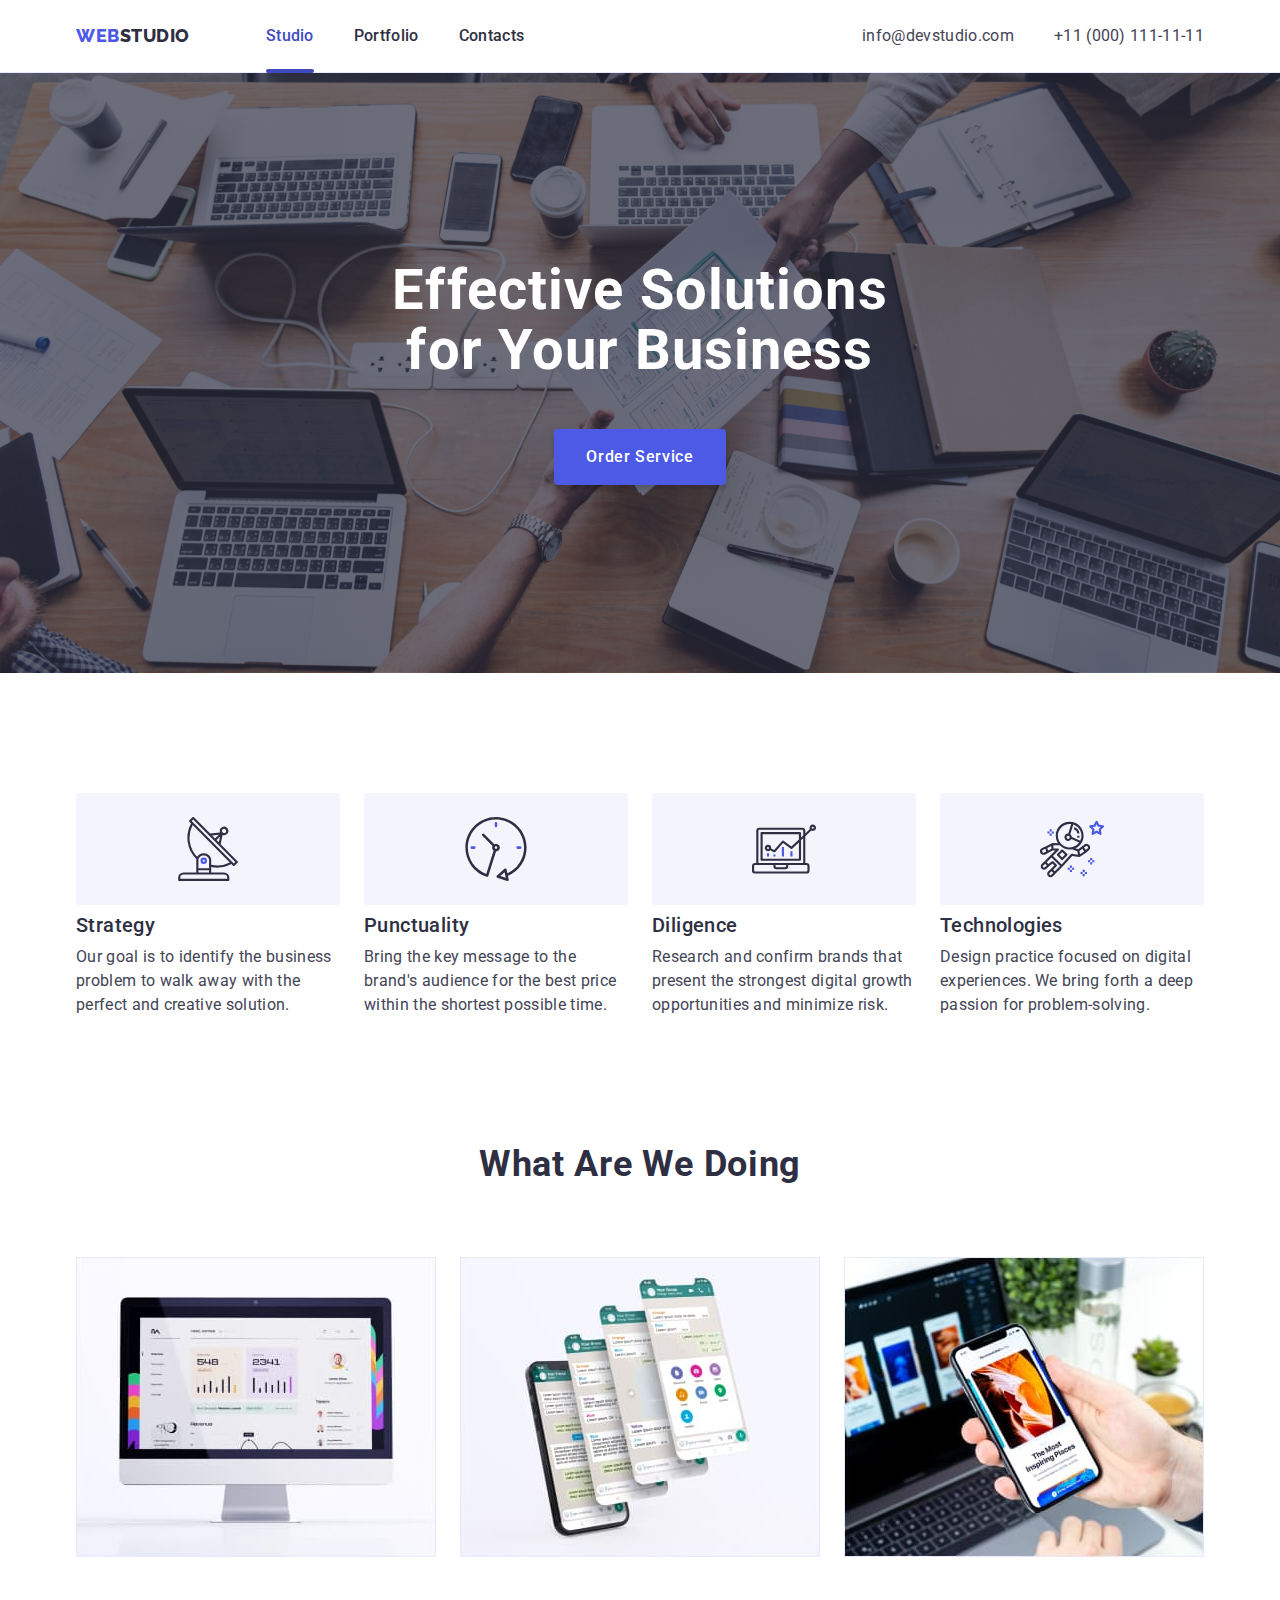
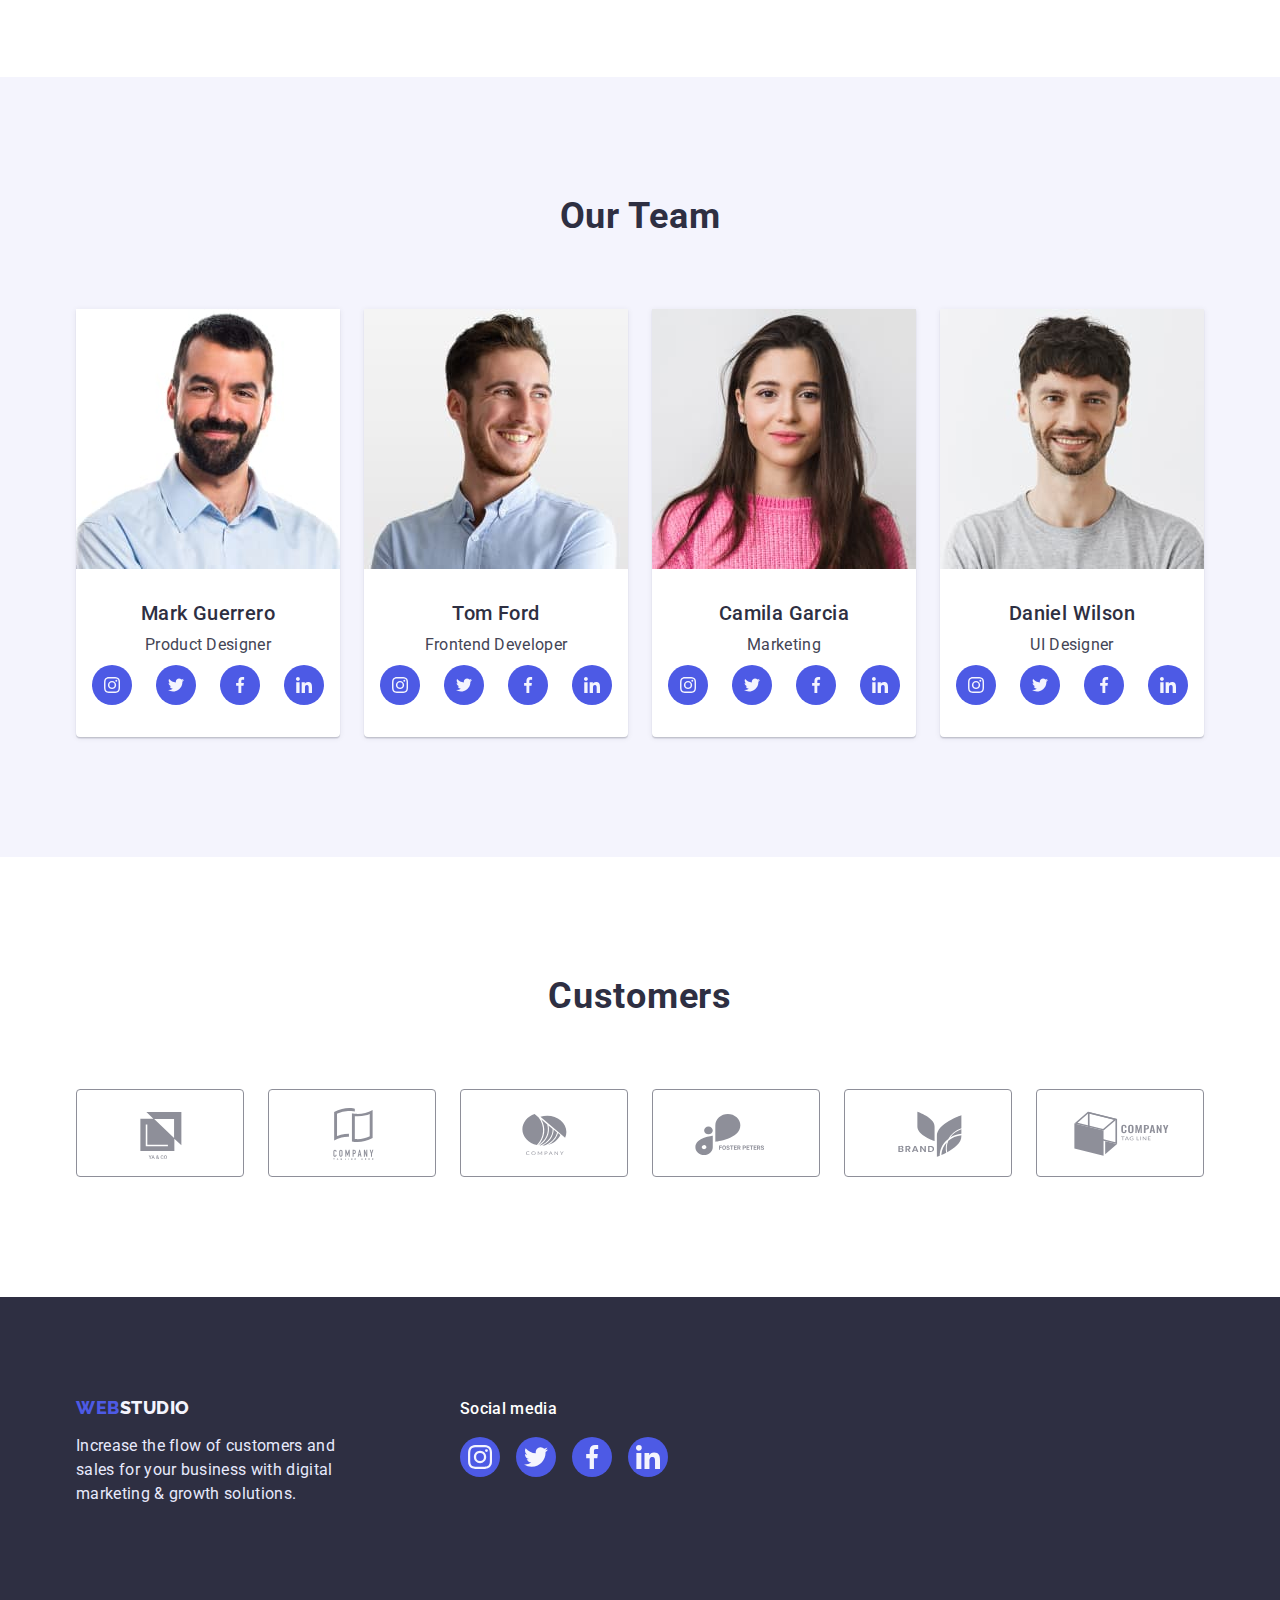
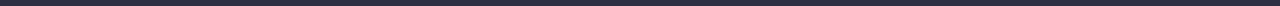
<file: index.html>
<!DOCTYPE html>
<html lang="en">

<head>
    <meta charset="UTF-8" />
    <meta http-equiv="X-UA-Compatible" content="IE=edge" />
    <meta name="viewport" content="width=device-width, initial-scale=1.0" />
    <title>WebStudio</title>
    <link rel="stylesheet" href="https://cdn.jsdelivr.net/npm/modern-normalize@1.1.0/modern-normalize.min.css">
    <link rel="preconnect" href="https://fonts.googleapis.com" />
    <link rel="preconnect" href="https://fonts.gstatic.com" crossorigin />
    <link
        href="https://fonts.googleapis.com/css2?family=Raleway:wght@800&family=Roboto:wght@400;500;700;900&display=swap"
        rel="stylesheet" />
    <link rel="stylesheet" href="./css/styles.css" />
</head>

<body>
    <!-- HEADER-->
    <header class="page-header">
        <div class="container page-header-container ">
            <nav class="page-nav">
                <a class="logo link" href="./index.html">Web<span class="logo-studio-dark">Studio</span></a>
                <ul class="menu list">
                    <li class="menu-item">
                        <a class="menu-link link current nav-active-site" href="./index.html">Studio</a>
                    </li>
                    <li class="menu-item">
                        <a class="menu-link link nav-active-site" href="./portfolio.html">Portfolio</a>
                    </li>
                    <li class="menu-item">
                        <a class="menu-link link nav-active-site" href="">Contacts</a>
                    </li>
                </ul>
            </nav>

            <address class="contact-info">
                <ul class="menu-contacts list">
                    <li class="menu-item">
                        <a class="contact-link link" href="mailto:info@devstudio.com">info@devstudio.com</a>
                    </li>
                    <li class="menu-item">
                        <a class="contact-link link" href="tel:+110001111111">+11 (000) 111-11-11</a>
                    </li>
                </ul>
            </address>
        </div>
    </header>

    <main>
        <!-- HERO -->
        <section class="hero">
            <div class="container">
                <h1 class="main-title">Effective Solutions for Your Business</h1>
                <button class="modal-btn btn" type="button" data-modal-open>Order Service</button>
            </div>
        </section>
        <!-- ABOUT-section -->
        <section class="section-about section">
            <div class="container">
                <h2 class="section-title visually-hidden">About us</h2>
                <ul class="list-about list">
                    <li class="item-about">
                        <div class="figure-about">
                            <svg class="icon-about">
                                <use href="./images/icons.svg#icon-antenna"></use>
                            </svg>
                        </div>
                        <h3 class="section-subtitle">Strategy</h3>
                        <p class="section-description description">
                            Our goal is to identify the business problem to walk away with the
                            perfect and creative solution.
                        </p>
                    </li>

                    <li class="item-about">
                        <div class="figure-about">
                            <svg class="icon-about">
                                <use href="./images/icons.svg#icon-clock"></use>
                            </svg>
                        </div>
                        <h3 class="section-subtitle">Punctuality</h3>
                        <p class="section-description description">
                            Bring the key message to the brand's audience for the best price
                            within the shortest possible time.
                        </p>
                    </li>

                    <li class="item-about">
                        <div class="figure-about">
                            <svg class="icon-about">
                                <use href="./images/icons.svg#icon-diagram"></use>
                            </svg>
                        </div>
                        <h3 class="section-subtitle">Diligence</h3>
                        <p class="section-description description">
                            Research and confirm brands that present the strongest digital
                            growth opportunities and minimize risk.
                        </p>
                    </li>

                    <li class="item-about">
                        <div class="figure-about">
                            <svg class="icon-about">
                                <use href="./images/icons.svg#icon-astronaut"></use>
                            </svg>
                        </div>
                        <h3 class="section-subtitle">Technologies</h3>
                        <p class="section-description description">
                            Design practice focused on digital experiences. We bring forth a
                            deep passion for problem-solving.
                        </p>
                    </li>
                </ul>
            </div>
        </section>
        <!-- PRESENTATION-section -->
        <section class="section-presentation">
            <div class="container">
                <h2 class="section-title">What are we doing</h2>
                <ul class="list-presentation list">
                    <li class="item-presentation">
                        <img class="img-presentation" src="./images/img1.jpg" alt="Image of the desktop" width="360" />
                    </li>
                    <li class="item-presentation">
                        <img class="img-presentation" src="./images/img2.jpg" alt="Image of the smartphone"
                            width="360" />
                    </li>
                    <li class="item-presentation">
                        <img class="img-presentation" src="./images/img3.jpg" alt="Image of the desktop and smartphone"
                            width="360" />
                    </li>
                </ul>
            </div>
        </section>
        <!-- TEAM-section -->
        <section class="section-team section">
            <div class="container">
                <h2 class="section-title">Our Team</h2>
                <ul class="list-team list">
                    <li class="item-team">
                        <img class="img-team" src="./images/img4.jpg" alt="Photo of Product Designer Mark Guerrero"
                            width="264" height="260" />
                        <div class="card-content">
                            <h3 class="section-subtitle center-align capitalize-transform">Mark Guerrero</h3>
                            <p class="section-description description center-align capitalize-transform">Product
                                Designer
                            </p>
                            <ul class="social-list list">
                                <li class="social-list-item">
                                    <a href="" class="social-list-link">
                                        <svg class="social-list-icon">
                                            <use href="./images/icons.svg#icon-instagram"></use>
                                        </svg>
                                    </a>
                                </li>

                                <li class="social-list-item">
                                    <a href="" class="social-list-link">
                                        <svg class="social-list-icon">
                                            <use href="./images/icons.svg#icon-twitter"></use>
                                        </svg>
                                    </a>
                                </li>

                                <li class="social-list-item">
                                    <a href="" class="social-list-link">
                                        <svg class="social-list-icon">
                                            <use href="./images/icons.svg#icon-facebook"></use>
                                        </svg>
                                    </a>
                                </li>

                                <li class="social-list-item">
                                    <a href="" class="social-list-link">
                                        <svg class="social-list-icon">
                                            <use href="./images/icons.svg#icon-linkedin"></use>
                                        </svg>
                                    </a>
                                </li>
                            </ul>
                        </div>
                    </li>
                    <li class="item-team">
                        <img class="img-team" src="./images/img5.jpg" alt="Photo of Frontend Developer Tom Ford"
                            width="264" height="260" />
                        <div class="card-content">
                            <h3 class="section-subtitle center-align capitalize-transform">Tom Ford</h3>
                            <p class="section-description description center-align capitalize-transform">Frontend
                                Developer
                            </p>
                            <ul class="social-list list">
                                <li class="social-list-item">
                                    <a href="" class="social-list-link">
                                        <svg class="social-list-icon">
                                            <use href="./images/icons.svg#icon-instagram"></use>
                                        </svg>
                                    </a>
                                </li>

                                <li class="social-list-item">
                                    <a href="" class="social-list-link">
                                        <svg class="social-list-icon">
                                            <use href="./images/icons.svg#icon-twitter"></use>
                                        </svg>
                                    </a>
                                </li>

                                <li class="social-list-item">
                                    <a href="" class="social-list-link">
                                        <svg class="social-list-icon">
                                            <use href="./images/icons.svg#icon-facebook"></use>
                                        </svg>
                                    </a>
                                </li>

                                <li class="social-list-item">
                                    <a href="" class="social-list-link">
                                        <svg class="social-list-icon">
                                            <use href="./images/icons.svg#icon-linkedin"></use>
                                        </svg>
                                    </a>
                                </li>
                            </ul>
                        </div>
                    </li>
                    <li class="item-team">
                        <img class="img-team" src="./images/img6.jpg" alt="Photo of Marketing Camila Garcia" width="264"
                            height="260" />
                        <div class="card-content">
                            <h3 class="section-subtitle center-align capitalize-transform">Camila Garcia</h3>
                            <p class="section-description description center-align capitalize-transform">Marketing</p>
                            <ul class="social-list list">
                                <li class="social-list-item">
                                    <a href="" class="social-list-link">
                                        <svg class="social-list-icon">
                                            <use href="./images/icons.svg#icon-instagram"></use>
                                        </svg>
                                    </a>
                                </li>

                                <li class="social-list-item">
                                    <a href="" class="social-list-link">
                                        <svg class="social-list-icon">
                                            <use href="./images/icons.svg#icon-twitter"></use>
                                        </svg>
                                    </a>
                                </li>

                                <li class="social-list-item">
                                    <a href="" class="social-list-link">
                                        <svg class="social-list-icon">
                                            <use href="./images/icons.svg#icon-facebook"></use>
                                        </svg>
                                    </a>
                                </li>

                                <li class="social-list-item">
                                    <a href="" class="social-list-link">
                                        <svg class="social-list-icon">
                                            <use href="./images/icons.svg#icon-linkedin"></use>
                                        </svg>
                                    </a>
                                </li>
                            </ul>
                        </div>
                    </li>
                    <li class="item-team">
                        <img class="img-team" src="./images/img7.jpg" alt="Photo of UI Designer Daniel Wilson"
                            width="264" height="260" />
                        <div class="card-content">
                            <h3 class="section-subtitle center-align capitalize-transform">Daniel Wilson</h3>
                            <p class="section-description description center-align capitalize-transform">UI Designer</p>
                            <ul class="social-list list">
                                <li class="social-list-item">
                                    <a href="" class="social-list-link">
                                        <svg class="social-list-icon">
                                            <use href="./images/icons.svg#icon-instagram"></use>
                                        </svg>
                                    </a>
                                </li>

                                <li class="social-list-item">
                                    <a href="" class="social-list-link">
                                        <svg class="social-list-icon">
                                            <use href="./images/icons.svg#icon-twitter"></use>
                                        </svg>
                                    </a>
                                </li>

                                <li class="social-list-item">
                                    <a href="" class="social-list-link">
                                        <svg class="social-list-icon">
                                            <use href="./images/icons.svg#icon-facebook"></use>
                                        </svg>
                                    </a>
                                </li>

                                <li class="social-list-item">
                                    <a href="" class="social-list-link">
                                        <svg class="social-list-icon">
                                            <use href="./images/icons.svg#icon-linkedin"></use>
                                        </svg>
                                    </a>
                                </li>
                            </ul>
                        </div>
                    </li>
                </ul>
            </div>
        </section>

        <!-- CUSTOMERS-section -->
        <section class="section-customers section">
            <div class="container">
                <h2 class="section-title">Customers</h2>
                <ul class="list-customers list">
                    <li class="item-customer">
                        <a href="" class="customers-list-link">
                            <svg class="customers-list-icon">
                                <use href="./images/icons.svg#icon-logo-first"></use>
                            </svg>
                        </a>
                    </li>
                    <li class="item-customer">
                        <a href="" class="customers-list-link">
                            <svg class="customers-list-icon">
                                <use href="./images/icons.svg#icon-logo-second"></use>
                            </svg>
                        </a>
                    </li>
                    <li class="item-customer">
                        <a href="" class="customers-list-link">
                            <svg class="customers-list-icon">
                                <use href="./images/icons.svg#icon-logo-third"></use>
                            </svg>
                        </a>
                    </li>
                    <li class="item-customer">
                        <a href="" class="customers-list-link">
                            <svg class="customers-list-icon">
                                <use href="./images/icons.svg#icon-logo-fourth"></use>
                            </svg>
                        </a>
                    </li>
                    <li class="item-customer">
                        <a href="" class="customers-list-link">
                            <svg class="customers-list-icon">
                                <use href="./images/icons.svg#icon-logo-fifth"></use>
                            </svg>
                        </a>
                    </li>
                    <li class="item-customer">
                        <a href="" class="customers-list-link">
                            <svg class="customers-list-icon">
                                <use href="./images/icons.svg#icon-logo-sixth"></use>
                            </svg>
                        </a>
                    </li>
                </ul>
            </div>
        </section>
    </main>
    <!-- FOOTER -->
    <footer class="footer">
        <div class="container footer-container">
            <div class="footer-main-part">
                <a class="logo link" href="./index.html">Web<span class="logo-studio-light">Studio</span></a>
                <p class="footer-description description">
                    Increase the flow of customers and sales for your business with digital
                    marketing & growth solutions.
                </p>
            </div>
            <div class="footer-social-part">
                <p class="social-media-description description">Social media</p>
                <ul class="dark-social-list list">
                    <li class="dark-social-item">
                        <a href="" class="dark-social-link">
                            <svg class="dark-social-icon">
                                <use href="./images/icons.svg#icon-instagram"></use>
                            </svg>
                        </a>
                    </li>
                    <li class="dark-social-item">
                        <a href="" class="dark-social-link">
                            <svg class="dark-social-icon">
                                <use href="./images/icons.svg#icon-twitter"></use>
                            </svg>
                        </a>
                    </li>
                    <li class="dark-social-item">
                        <a href="" class="dark-social-link">
                            <svg class="dark-social-icon">
                                <use href="./images/icons.svg#icon-facebook"></use>
                            </svg>
                        </a>
                    </li>
                    <li class="dark-social-item">
                        <a href="" class="dark-social-link">
                            <svg class="dark-social-icon">
                                <use href="./images/icons.svg#icon-linkedin"></use>
                            </svg>
                        </a>
                    </li>
                </ul>
            </div>
        </div>
    </footer>
    <!-- MODAL window -->
    <div class="backdrop is-hidden" data-modal>
        <div class="modal">
            <button type="button" class="modal-close-btn" data-modal-close>
                <svg class="modal-close-btn-icon" width="8" height="8">
                    <use href="./images/icons.svg#icon-close-modal"></use>
                </svg>
            </button>
        </div>
    </div>

    <script src="./js/modal.js"></script>
</body>

</html>
</file>
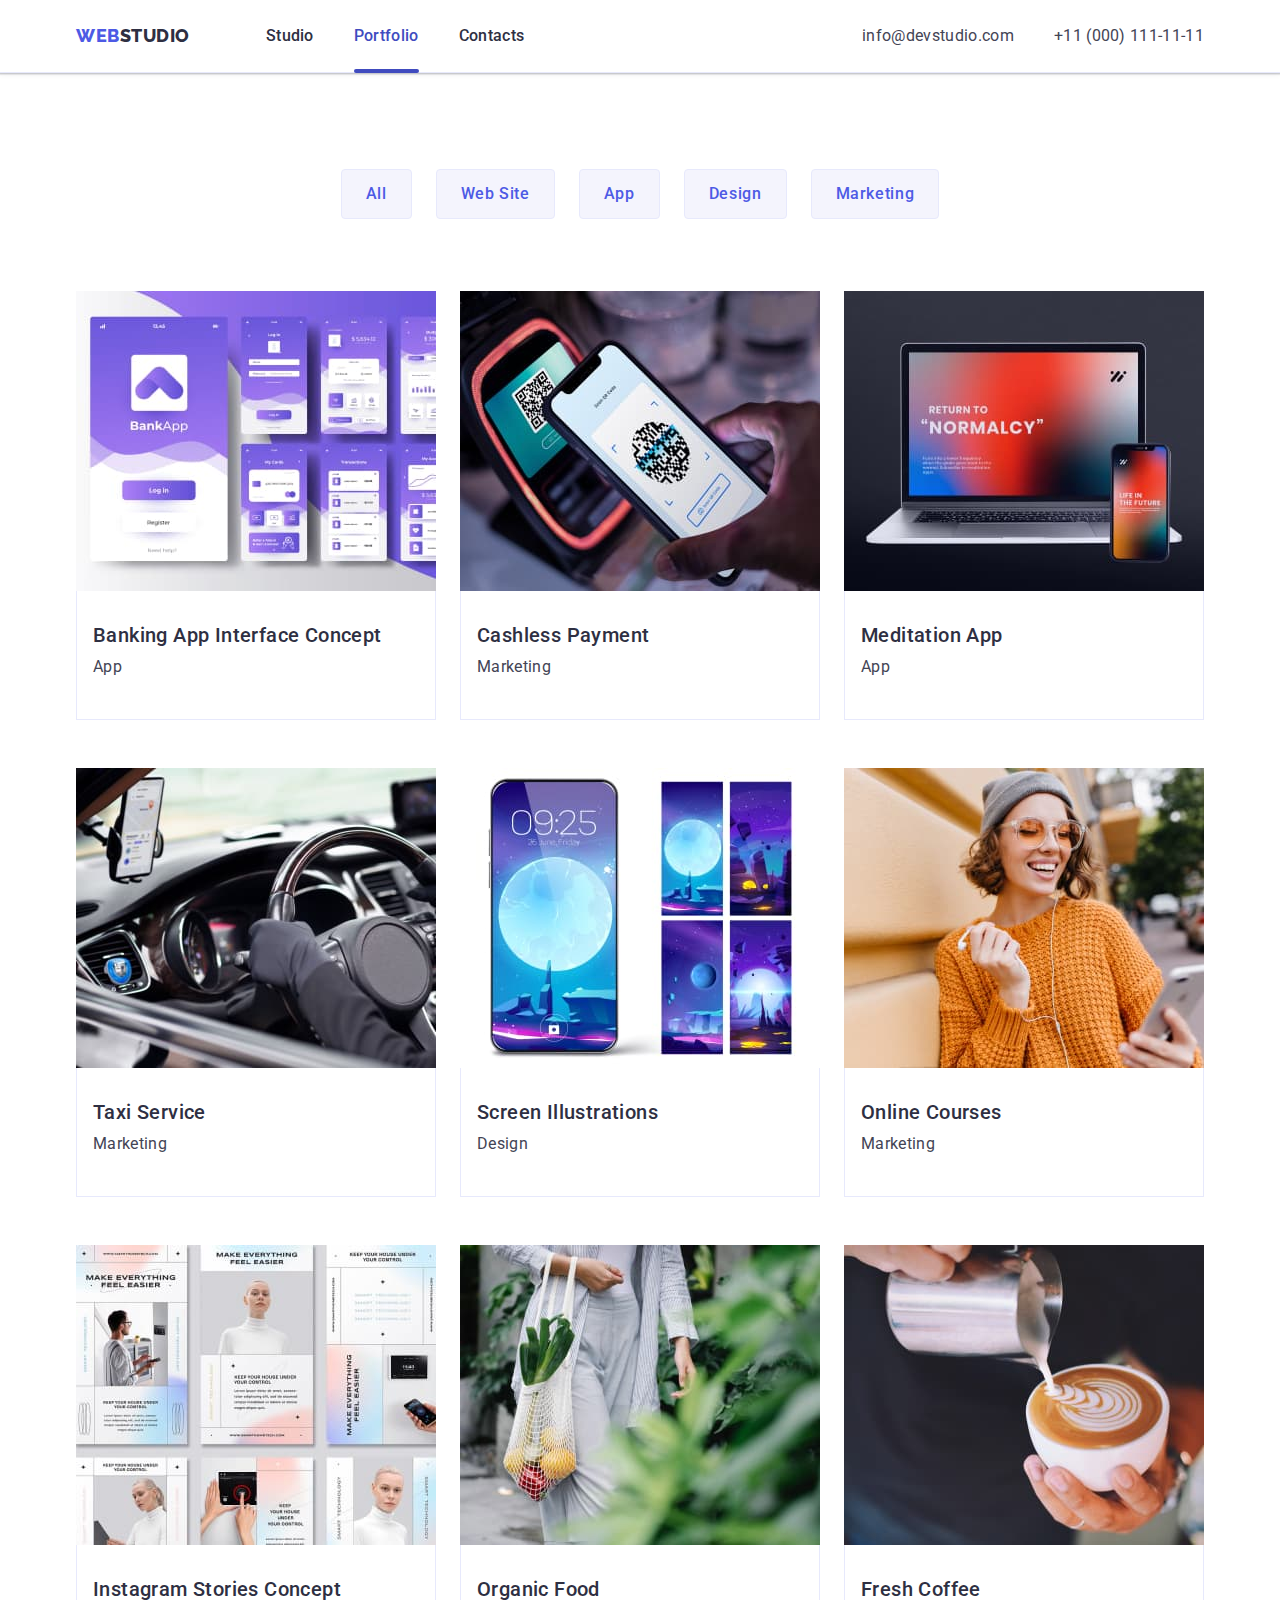
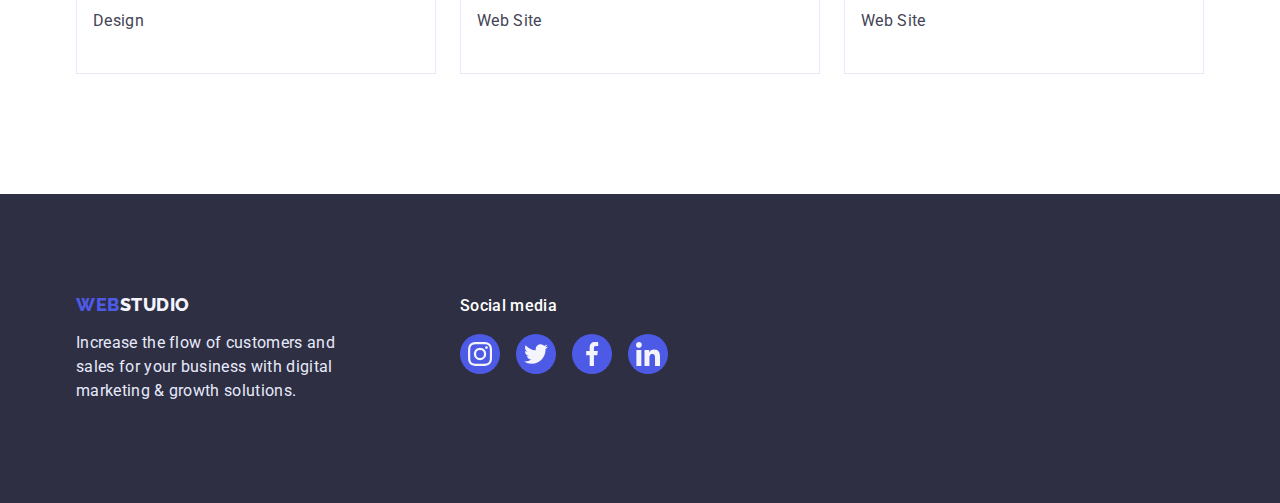
<file: portfolio.html>
<!DOCTYPE html>
<html lang="en">

<head>
    <meta charset="UTF-8" />
    <meta http-equiv="X-UA-Compatible" content="IE=edge" />
    <meta name="viewport" content="width=device-width, initial-scale=1.0" />
    <title>WebStudio</title>
    <link rel="stylesheet" href="https://cdn.jsdelivr.net/npm/modern-normalize@1.1.0/modern-normalize.min.css">
    <link rel="preconnect" href="https://fonts.googleapis.com" />
    <link rel="preconnect" href="https://fonts.gstatic.com" crossorigin />
    <link
        href="https://fonts.googleapis.com/css2?family=Raleway:wght@800&family=Roboto:wght@400;500;700;900&display=swap"
        rel="stylesheet" />
    <link rel="stylesheet" href="./css/styles.css" />
</head>

<body>
    <!-- HEADER-->
    <header class="page-header">
        <div class="container page-header-container ">
            <nav class="page-nav">
                <a class="logo link" href="./index.html">Web<span class="logo-studio-dark">Studio</span></a>
                <ul class="menu list">
                    <li class="menu-item">
                        <a class="menu-link link nav-active-site" href="./index.html">Studio</a>
                    </li>
                    <li class="menu-item">
                        <a class="menu-link link current nav-active-site" href="./portfolio.html">Portfolio</a>
                    </li>
                    <li class="menu-item">
                        <a class="menu-link link nav-active-site" href="">Contacts</a>
                    </li>
                </ul>
            </nav>

            <address class="contact-info">
                <ul class="menu-contacts list">
                    <li class="menu-item">
                        <a class="contact-link link" href="mailto:info@devstudio.com">info@devstudio.com</a>
                    </li>
                    <li class="menu-item">
                        <a class="contact-link link" href="tel:+110001111111">+11 (000) 111-11-11</a>
                    </li>
                </ul>
            </address>
        </div>
    </header>

    <main>
        <!-- SECTION Portfolio  -->
        <section class="section-portfolio">
            <div class="container">
                <!--  Portfolio FILTER  -->
                <h1 class="main-title visually-hidden">Portfolio filters</h1>
                <ul class="list-btn-filter list">
                    <li class="item-filter">
                        <button class="btn-filter btn" type="button">All</button>
                    </li>
                    <li class="item-filter">
                        <button class="btn-filter btn" type="button">Web Site</button>
                    </li>
                    <li class="item-filter">
                        <button class="btn-filter btn" type="button">App</button>
                    </li>
                    <li class="item-filter">
                        <button class="btn-filter btn" type="button">Design</button>
                    </li>
                    <li class="item-filter">
                        <button class="btn-filter btn" type="button">Marketing</button>
                    </li>
                </ul>

                <!-- Portfolio PROJECTS -->
                <ul class="list-projects list">
                    <li class="item-project">
                        <a class="link-project link" href="" target="_blank">
                            <div class="over-img-project">
                                <img class="img-project" src="./images/img_Banking_App.jpg"
                                    alt="Banking App Interface Concept" width="360" />
                                <p class="overlay">14 Stylish and User-Friendly App Design Concepts · Task Manager App ·
                                    Calorie Tracker App · Exotic Fruit Ecommerce App ·
                                    Cloud Storage App</p>
                            </div>
                            <div class="card-content border-project">
                                <h2 class="section-subtitle">Banking App Interface Concept</h2>
                                <p class="section-description description">App</p>
                            </div>
                        </a>
                    </li>
                    <li class="item-project">
                        <a class="link-project link" href="" target="_blank">
                            <div class="over-img-project">
                                <img class="img-project" src="./images/img_Cashless_Payment.jpg" alt="Cashless Payment"
                                    width="360" />
                                <p class="overlay">14 Stylish and User-Friendly App Design Concepts · Task Manager App ·
                                    Calorie Tracker App · Exotic Fruit Ecommerce App ·
                                    Cloud Storage App</p>
                            </div>
                            <div class="card-content border-project">
                                <h2 class="section-subtitle">Cashless Payment</h2>
                                <p class="section-description description">Marketing</p>
                            </div>
                        </a>
                    </li>
                    <li class="item-project">
                        <a class="link-project link" href="" target="_blank">
                            <div class="over-img-project">
                                <img class="img-project" src="./images/img_Meditaion_App.jpg" alt="Meditaion App"
                                    width="360" />
                                <p class="overlay">14 Stylish and User-Friendly App Design Concepts · Task Manager App ·
                                    Calorie Tracker App · Exotic Fruit Ecommerce App ·
                                    Cloud Storage App</p>
                            </div>
                            <div class="card-content border-project">
                                <h2 class="section-subtitle">Meditation App</h2>
                                <p class="section-description description">App</p>
                            </div>
                        </a>
                    </li>
                    <li class="item-project">
                        <a class="link-project link" href="" target="_blank">
                            <div class="over-img-project">
                                <img class="img-project" src="./images/img_Taxi_Service.jpg" alt="Taxi Service"
                                    width="360" />
                                <p class="overlay">14 Stylish and User-Friendly App Design Concepts · Task Manager App ·
                                    Calorie Tracker App · Exotic Fruit Ecommerce App ·
                                    Cloud Storage App</p>
                            </div>
                            <div class="card-content border-project">
                                <h2 class="section-subtitle">Taxi Service</h2>
                                <p class="section-description description">Marketing</p>
                            </div>
                        </a>
                    </li>
                    <li class="item-project">
                        <a class="link-project link" href="" target="_blank">
                            <div class="over-img-project">
                                <img class="img-project" src="./images/img_Screen_Illustrations.jpg"
                                    alt="Screen Illustrations" width="360" />
                                <p class="overlay">14 Stylish and User-Friendly App Design Concepts · Task Manager App ·
                                    Calorie Tracker App · Exotic Fruit Ecommerce App ·
                                    Cloud Storage App</p>
                            </div>
                            <div class="card-content border-project">
                                <h2 class="section-subtitle">Screen Illustrations</h2>
                                <p class="section-description description">Design</p>
                            </div>
                        </a>
                    </li>
                    <li class="item-project">
                        <a class="link-project link" href="" target="_blank">
                            <div class="over-img-project">
                                <img class="img-project" src="./images/img_Online_Courses.jpg" alt="Online Courses"
                                    width="360" />
                                <p class="overlay">14 Stylish and User-Friendly App Design Concepts · Task Manager App ·
                                    Calorie Tracker App · Exotic Fruit Ecommerce App ·
                                    Cloud Storage App</p>
                            </div>
                            <div class="card-content border-project">
                                <h2 class="section-subtitle">Online Courses</h2>
                                <p class="section-description description">Marketing</p>
                            </div>
                        </a>
                    </li>
                    <li class="item-project">
                        <a class="link-project link" href="" target="_blank">
                            <div class="over-img-project">
                                <img class="img-project" src="./images/img_Instagram_Stories_Concept.jpg"
                                    alt="Instagram Stories Concept" width="360" />
                                <p class="overlay">14 Stylish and User-Friendly App Design Concepts · Task Manager App ·
                                    Calorie Tracker App · Exotic Fruit Ecommerce App ·
                                    Cloud Storage App</p>
                            </div>
                            <div class="card-content border-project">
                                <h2 class="section-subtitle">Instagram Stories Concept</h2>
                                <p class="section-description description">Design</p>
                            </div>
                        </a>
                    </li>
                    <li class="item-project">
                        <a class="link-project link" href="" target="_blank">
                            <div class="over-img-project">
                                <img class="img-project" src="./images/img_Organic_Food.jpg" alt="Organic Food"
                                    width="360" />
                                <p class="overlay">14 Stylish and User-Friendly App Design Concepts · Task Manager App ·
                                    Calorie Tracker App · Exotic Fruit Ecommerce App ·
                                    Cloud Storage App</p>
                            </div>
                            <div class="card-content border-project">
                                <h2 class="section-subtitle">Organic Food</h2>
                                <p class="section-description description">Web Site</p>
                            </div>
                        </a>
                    </li>
                    <li class="item-project">
                        <a class="link-project link" href="" target="_blank">
                            <div class="over-img-project">
                                <img class="img-project" src="./images/img_Fresh_Coffee.jpg" alt="Fresh Coffee"
                                    width="360" />
                                <p class="overlay">14 Stylish and User-Friendly App Design Concepts · Task Manager App ·
                                    Calorie Tracker App · Exotic Fruit Ecommerce App ·
                                    Cloud Storage App</p>
                            </div>
                            <div class="card-content border-project">
                                <h2 class="section-subtitle">Fresh Coffee</h2>
                                <p class="section-description description">Web Site</p>
                            </div>
                        </a>
                    </li>
                </ul>
            </div>
        </section>
    </main>

    <!-- FOOTER -->
    <footer class="footer">
        <div class="container footer-container">
            <div class="footer-main-part">
                <a class="logo link" href="./index.html">Web<span class="logo-studio-light">Studio</span></a>
                <p class="footer-description description">
                    Increase the flow of customers and sales for your business with digital
                    marketing & growth solutions.
                </p>
            </div>
            <div class="footer-social-part">
                <p class="social-media-description description">Social media</p>
                <ul class="dark-social-list list">
                    <li class="dark-social-item">
                        <a href="" class="dark-social-link">
                            <svg class="dark-social-icon">
                                <use href="./images/icons.svg#icon-instagram"></use>
                            </svg>
                        </a>
                    </li>
                    <li class="dark-social-item">
                        <a href="" class="dark-social-link">
                            <svg class="dark-social-icon">
                                <use href="./images/icons.svg#icon-twitter"></use>
                            </svg>
                        </a>
                    </li>
                    <li class="dark-social-item">
                        <a href="" class="dark-social-link">
                            <svg class="dark-social-icon">
                                <use href="./images/icons.svg#icon-facebook"></use>
                            </svg>
                        </a>
                    </li>
                    <li class="dark-social-item">
                        <a href="" class="dark-social-link">
                            <svg class="dark-social-icon">
                                <use href="./images/icons.svg#icon-linkedin"></use>
                            </svg>
                        </a>
                    </li>
                </ul>
            </div>
        </div>
    </footer>
</body>

</html>
</file>
<file: css/styles.css>
:root {
  --primary-font: 'Roboto', sans-serif;
  --primary-text-color: #434455;
  --heading-text-color: #2e2f42;
  --secondary-text-color: #ffffff;
  --light-background-color: #e7e9fc;
  --dark-background-color: #2e2f42;
  --accent-background-color: #f4f4fd;
  --primary-brand-color: #4d5ae5;
  --pressed-state-color: #404bbf;
  --transition-dur-and-func: 250ms cubic-bezier(0.4, 0, 0.2, 1);
}

/**----- Reset default styles  -----*/
.list {
  list-style: none;
}

.link {
  text-decoration: none;
}

h1,
h2,
h3,
h4,
p {
  margin-top: 0;
  margin-bottom: 0;
}

ul {
  margin-top: 0;
  margin-bottom: 0;
  padding-left: 0;
}

img {
  display: block;
}

button {
  cursor: pointer;
}

img {
  display: block;
}

/* COMMON */

body {
  font-family: var(--primary-font);
  color: var(--primary-text-color);
  background-color: #ffffff;
}

/* COMPONENTS */

.btn {
  font-family: inherit;
  font-weight: 500;
  font-size: 16px;
  line-height: 1.5;
  letter-spacing: 0.04em;
  border-radius: 4px;
  border: transparent;
  display: block;
  justify-content: center;
  margin-right: auto;
  margin-left: auto;
}

.description {
  font-size: 16px;
  line-height: 1.5;
  letter-spacing: 0.02em;
}

.section {
  padding-top: 120px;
  padding-bottom: 120px;
}

.visually-hidden {
  position: absolute;
  width: 1px;
  height: 1px;
  margin: -1px;
  border: 0;
  padding: 0;
  white-space: nowrap;
  clip-path: inset(100%);
  clip: rect(0 0 0 0);
  overflow: hidden;
}

.container {
  max-width: 1158px;
  padding: 0 15px;
  margin: 0 auto;
}

/* HEADER */
.page-header {
  border-bottom: 1px solid var(--light-background-color);
  box-shadow: 0 2px 1px 0 rgba(46, 47, 66, 0.08),
    0 1px 6px 0 rgba(46, 47, 66, 0.08), 0 1px 1px 0 rgba(46, 47, 66, 0.16);
}

.page-header-container {
  display: flex;
  align-items: center;
}

.page-nav {
  display: flex;
  align-items: center;
  max-width: 100%;
}

.logo {
  font-family: 'Raleway', sans-serif;
  font-weight: 800;
  font-size: 18px;
  line-height: 1.17;
  letter-spacing: 0.03em;
  text-transform: uppercase;
  color: var(--primary-brand-color);
}

.logo-studio-dark {
  color: var(--heading-text-color);
  margin-right: 76px;
}

.logo-studio-light {
  color: #f4f4fd;
  margin-right: 0;
}

.menu {
  display: flex;
  align-items: center;
}

.menu-item {
  position: relative;
}

.menu-item:not(:last-child) {
  margin-right: 40px;
}
.menu-link {
  display: block;
  padding-top: 24px;
  padding-bottom: 24px;
  font-weight: 500;
  font-size: 16px;
  line-height: 1.5;
  letter-spacing: 0.02em;
  color: var(--heading-text-color);
  transition: color var(--transition-dur-and-func);
}

.menu-link:is(:hover, :focus) {
  color: var(--pressed-state-color);
}

.link.current {
  color: var(--pressed-state-color);
}

.nav-active-site::after {
  position: absolute;
  display: block;
  content: '';
  width: 100%;
  height: 4px;
  bottom: -1px;
  background-color: var(--pressed-state-color);
  border-radius: 2px;
  opacity: 0;
  transition: opacity var(--transition-dur-and-func);
}

.nav-active-site:hover::after {
  opacity: 1;
}
.nav-active-site.current::after {
  background-color: var(--pressed-state-color);
  opacity: 1;
}

.contact-info {
  font-style: normal;
  display: flex;
  align-items: center;
  margin-left: auto;
}

.menu-contacts {
  display: flex;
  align-items: center;
}

.contact-link {
  font-size: 16px;
  line-height: 1.5;
  letter-spacing: 0.02em;
  color: var(--primary-text-color);
  transition: color var(--transition-dur-and-func);
}

.contact-link:is(:hover, :focus) {
  color: var(--pressed-state-color);
}

/* HERO */
.hero {
  padding-top: 188px;
  padding-bottom: 188px;
  background-color: rgba(46, 47, 66, 0.7);
  max-width: 1440px;
  margin: 0 auto;
  background-image: linear-gradient(
      rgba(46, 47, 66, 0.7),
      rgba(46, 47, 66, 0.7)
    ),
    url('../images/hero_bg.jpg');
  background-repeat: no-repeat;
  background-position: 50% 50%;
  background-size: cover;
}

.main-title {
  font-size: 56px;
  line-height: 1.07;
  text-align: center;
  letter-spacing: 0.02em;
  color: var(--secondary-text-color);
  margin-bottom: 48px;
  max-width: 496px;
  margin-right: auto;
  margin-left: auto;
}

.modal-btn {
  color: var(--secondary-text-color);
  background: var(--primary-brand-color);
  box-shadow: 0px 4px 4px rgba(0, 0, 0, 0.15);
  padding: 16px 32px;
  transition: background-color var(--transition-dur-and-func);
}

.modal-btn:is(:hover, :focus) {
  background-color: var(--pressed-state-color);
}

/* ABOUT-section */

.section-about {
}

.list-about {
  display: flex;
  flex-wrap: wrap;
  gap: 24px;
}

.item-about {
  flex-basis: calc((100% - 72px) / 4);
}

.figure-about {
  display: flex;
  height: 112px;
  justify-content: center;
  align-items: center;
  background-color: var(--accent-background-color);
  border-radius: 4px;
  margin-bottom: 8px;
}

.icon-about {
  width: 64px;
  height: 64px;
}

.section-subtitle {
  font-weight: 500;
  font-size: 20px;
  line-height: 1.2;
  letter-spacing: 0.02em;
  color: var(--heading-text-color);
  margin-bottom: 8px;
}

.section-description {
  color: var(--primary-text-color);
  margin-bottom: 8px;
}

/* PRESENTATION-section */

.section-presentation {
  padding-bottom: 120px;
}

.section-title {
  font-size: 36px;
  line-height: 1.11;
  text-align: center;
  letter-spacing: 0.02em;
  text-transform: capitalize;
  color: var(--heading-text-color);
  margin-bottom: 72px;
}

.list-presentation {
  display: flex;
  flex-wrap: wrap;
  gap: 24px;
}

.item-presentation {
  flex-basis: calc((100% - 48px) / 3);
}

.img-presentation {
}

/* TEAM-section */
.section-team {
  background-color: var(--accent-background-color);
}

.list-team {
  display: flex;
  flex-wrap: wrap;
  gap: 24px;
}

.item-team {
  background: #ffffff;
  box-shadow: 0px 1px 6px rgba(46, 47, 66, 0.08),
    0px 1px 1px rgba(46, 47, 66, 0.16), 0px 2px 1px rgba(46, 47, 66, 0.08);
  border-radius: 0px 0px 4px 4px;
  flex-basis: calc((100% - 72px) / 4);
}

.img-team {
}

.card-content {
  padding-top: 32px;
  padding-bottom: 32px;
  padding-left: 16px;
  padding-right: 16px;
}

.center-align {
  text-align: center;
}

.capitalize-transform {
  text-transform: capitalize;
}

.social-list {
  display: flex;
  justify-content: center;
  gap: 24px;
}

.social-list-item {
  width: 40px;
  height: 40px;
}

.social-list-link {
  display: flex;
  justify-content: center;
  align-items: center;
  width: 100%;
  height: 100%;
  border-radius: 50%;
  background-color: var(--primary-brand-color);
  transition: background-color var(--transition-dur-and-func);
}

.social-list-link:is(:hover, :focus) {
  background-color: var(--pressed-state-color);
}

.social-list-icon {
  width: 16px;
  height: 16px;
  fill: var(--accent-background-color);
}

/* CUSTOMERS-section */
.section-customers {
}

.list-customers {
  display: flex;
  justify-content: center;
  align-items: center;
  flex-wrap: wrap;
  gap: 24px;
}

.item-customer {
  width: 168px;
  height: 88px;
}

.customers-list-link {
  display: flex;
  justify-content: center;
  align-items: center;
  width: 100%;
  height: 100%;
  border: 1px solid #8e8f99;
  border-radius: 4px;
  transition: border-color var(--transition-dur-and-func);
}

.customers-list-icon {
  max-width: 104px;
  max-height: 56px;
  fill: #8e8f99;
  transition: fill var(--transition-dur-and-func);
}

.customers-list-link:is(:hover, :focus) {
  border-color: var(--pressed-state-color);
}

.customers-list-link:hover .customers-list-icon {
  fill: var(--pressed-state-color);
}

/* FOOTER */
.footer {
  padding: 100px 0;
  background-color: var(--dark-background-color);
}

.footer-container {
  display: flex;
  align-items: baseline;
}

.footer-main-part {
}

.footer-description {
  color: #e7e9fc;
  margin-top: 16px;
  max-width: 264px;
}

.footer-social-part {
  margin-left: 120px;
}

.social-media-description {
  font-weight: 500;
  color: var(--secondary-text-color);
  margin-bottom: 16px;
}

.dark-social-list {
  display: flex;
  gap: 16px;
}

.dark-social-item {
}

.dark-social-link {
  display: flex;
  justify-content: center;
  align-items: center;
  width: 40px;
  height: 40px;
  border-radius: 50%;
  background-color: var(--primary-brand-color);
  transition: background-color var(--transition-dur-and-func);
}
.dark-social-icon {
  width: 24px;
  height: 24px;
  fill: var(--accent-background-color);
}

.dark-social-link:is(:hover, :focus) {
  background-color: #31d0aa;
}

/* ============= Page PORTFOLIO ============= */

/*  Portfolio FILTER */
.section-portfolio {
  padding-top: 96px;
  padding-bottom: 120px;
}

.list-btn-filter {
  margin-bottom: 72px;
  display: flex;
  gap: 24px;
  align-items: center;
  justify-content: center;
}

.item-filter {
}

.btn-filter {
  text-align: center;
  color: var(--primary-brand-color);
  background: var(--accent-background-color);
  border: 1px solid #e7e9fc;
  padding: 12px 24px;
  transition: color var(--transition-dur-and-func),
    background-color var(--transition-dur-and-func),
    border-color var(--transition-dur-and-func),
    box-shadow var(--transition-dur-and-func);
}

.btn-filter:is(:hover, :focus) {
  color: var(--secondary-text-color);
  background-color: var(--pressed-state-color);
  border-color: transparent;
  box-shadow: 0px 3px 1px rgba(0, 0, 0, 0.1), 0px 2px 1px rgba(0, 0, 0, 0.08),
    0px 2px 2px rgba(0, 0, 0, 0.12);
}

/*  Portfolio PROJECTS */
.list-projects {
  display: flex;
  flex-wrap: wrap;
  column-gap: 24px;
  row-gap: 48px;
}

.item-project {
  flex-basis: calc((100% - 48px) / 3);
}

.link-project {
  display: block;
  transition: box-shadow var(--transition-dur-and-func);
}

.link-project:is(:hover, :focus) {
  box-shadow: 0px 1px 6px rgba(46, 47, 66, 0.08),
    0px 1px 1px rgba(46, 47, 66, 0.16), 0px 2px 1px rgba(46, 47, 66, 0.08);
}

.img-project {
  display: block;
  max-width: 100%;
  height: auto;
}

.border-project {
  border: 1px solid #e7e9fc;
  border-top: none;
}

.over-img-project {
  position: relative;
  overflow: hidden;
}

.overlay {
  position: absolute;
  left: 0;
  top: 0;
  width: 100%;
  height: 100%;
  overflow: auto;
  transform: translate(0%, 100%);
  transition: transform var(--transition-dur-and-func);

  font-weight: 400;
  font-size: 16px;
  line-height: 1.5;
  letter-spacing: 0.02em;
  color: #f4f4fd;
  background-color: var(--primary-brand-color);
  padding: 40px 32px;
}

.link-project:is(:hover, :focus) .overlay {
  transform: translate(0%, 0%);
}

/*  MODAL window */

.backdrop {
  position: fixed;
  z-index: 100;
  top: 0;
  left: 0;
  width: 100%;
  height: 100%;
  background-color: rgba(46, 47, 66, 0.4);
  transition: opacity var(--transition-dur-and-func),
    visibility var(--transition-dur-and-func);
}

.backdrop.is-hidden {
  opacity: 0;
  visibility: hidden;
  pointer-events: none;
}

.modal {
  position: absolute;
  width: 408px;
  min-height: 576px;
  left: 50%;
  top: 50%;
  transform: translate(-50%, -50%);
  background-color: rgba(252, 252, 252, 1);
  border-radius: 4px;
  box-shadow: 0px 1px 1px rgba(0, 0, 0, 0.14), 0px 1px 3px rgba(0, 0, 0, 0.12),
    0px 2px 1px rgba(0, 0, 0, 0.2);
  animation: animateModal 4000ms ease-in-out 500ms;
}

@keyframes animateModal {
  0% {
    opacity: 0;
  }
  100% {
    opacity: 1;
  }
}

.modal-close-btn {
  position: absolute;
  top: 24px;
  right: 24px;
  display: flex;
  justify-content: center;
  align-items: center;
  background-color: rgba(231, 233, 252, 1);
  border: 1px solid rgba(0, 0, 0, 0.1);
  padding: 0;
  width: 24px;
  height: 24px;
  border-radius: 50%;
  transition: background-color var(--transition-dur-and-func),
    border-style var(--transition-dur-and-func),
    box-shadow var(--transition-dur-and-func);
}

.modal-close-btn:is(:hover, :focus) {
  background-color: rgba(64, 75, 191, 1);
  border-style: none;
  box-shadow: 0px 1px 3px 0px rgba(0, 0, 0, 0.12),
    0px 1px 1px rgba(0, 0, 0, 0.14), 0px 2px 1px rgba(0, 0, 0, 0.2);
}

.modal-close-btn-icon {
  fill: rgba(46, 47, 66, 1);
  transition: fill var(--transition-dur-and-func);
}

.modal-close-btn:is(:hover, :focus) .modal-close-btn-icon {
  fill: rgba(255, 255, 255, 1);
}
</file>
